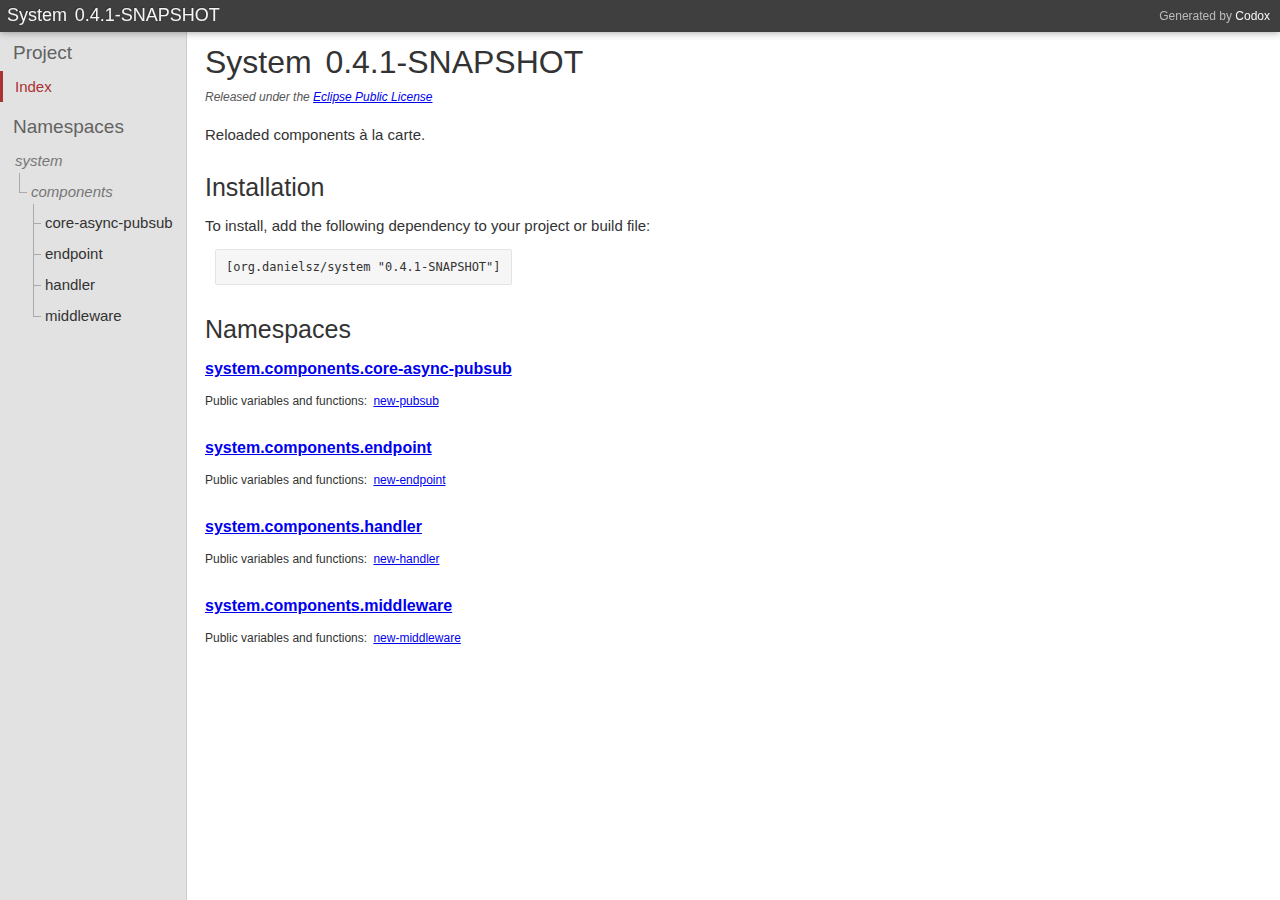
<file: index.html>
<!DOCTYPE html PUBLIC ""
    "">
<html><head><meta charset="UTF-8" /><title>System 0.4.1-SNAPSHOT</title><link rel="stylesheet" type="text/css" href="css/default.css" /><link rel="stylesheet" type="text/css" href="css/highlight.css" /><script type="text/javascript" src="js/highlight.min.js"></script><script type="text/javascript" src="js/jquery.min.js"></script><script type="text/javascript" src="js/page_effects.js"></script><script>hljs.initHighlightingOnLoad();</script></head><body><div id="header"><h2>Generated by <a href="https://github.com/weavejester/codox">Codox</a></h2><h1><a href="index.html"><span class="project-title"><span class="project-name">System</span> <span class="project-version">0.4.1-SNAPSHOT</span></span></a></h1></div><div class="sidebar primary"><h3 class="no-link"><span class="inner">Project</span></h3><ul class="index-link"><li class="depth-1 current"><a href="index.html"><div class="inner">Index</div></a></li></ul><h3 class="no-link"><span class="inner">Namespaces</span></h3><ul><li class="depth-1"><div class="no-link"><div class="inner"><span class="tree"><span class="top"></span><span class="bottom"></span></span><span>system</span></div></div></li><li class="depth-2"><div class="no-link"><div class="inner"><span class="tree"><span class="top"></span><span class="bottom"></span></span><span>components</span></div></div></li><li class="depth-3 branch"><a href="system.components.core-async-pubsub.html"><div class="inner"><span class="tree"><span class="top"></span><span class="bottom"></span></span><span>core-async-pubsub</span></div></a></li><li class="depth-3 branch"><a href="system.components.endpoint.html"><div class="inner"><span class="tree"><span class="top"></span><span class="bottom"></span></span><span>endpoint</span></div></a></li><li class="depth-3 branch"><a href="system.components.handler.html"><div class="inner"><span class="tree"><span class="top"></span><span class="bottom"></span></span><span>handler</span></div></a></li><li class="depth-3"><a href="system.components.middleware.html"><div class="inner"><span class="tree"><span class="top"></span><span class="bottom"></span></span><span>middleware</span></div></a></li></ul></div><div class="namespace-index" id="content"><h1><span class="project-title"><span class="project-name">System</span> <span class="project-version">0.4.1-SNAPSHOT</span></span></h1><h5 class="license">Released under the <a href="http://www.eclipse.org/legal/epl-v10.html">Eclipse Public License</a></h5><div class="doc"><p>Reloaded components à la carte.</p></div><h2>Installation</h2><p>To install, add the following dependency to your project or build file:</p><pre class="deps">[org.danielsz/system "0.4.1-SNAPSHOT"]</pre><h2>Namespaces</h2><div class="namespace"><h3><a href="system.components.core-async-pubsub.html">system.components.core-async-pubsub</a></h3><div class="doc"><pre class="plaintext"></pre></div><div class="index"><p>Public variables and functions:</p><ul><li> <a href="system.components.core-async-pubsub.html#var-new-pubsub">new-pubsub</a> </li></ul></div></div><div class="namespace"><h3><a href="system.components.endpoint.html">system.components.endpoint</a></h3><div class="doc"><pre class="plaintext"></pre></div><div class="index"><p>Public variables and functions:</p><ul><li> <a href="system.components.endpoint.html#var-new-endpoint">new-endpoint</a> </li></ul></div></div><div class="namespace"><h3><a href="system.components.handler.html">system.components.handler</a></h3><div class="doc"><pre class="plaintext"></pre></div><div class="index"><p>Public variables and functions:</p><ul><li> <a href="system.components.handler.html#var-new-handler">new-handler</a> </li></ul></div></div><div class="namespace"><h3><a href="system.components.middleware.html">system.components.middleware</a></h3><div class="doc"><pre class="plaintext"></pre></div><div class="index"><p>Public variables and functions:</p><ul><li> <a href="system.components.middleware.html#var-new-middleware">new-middleware</a> </li></ul></div></div></div></body></html>
</file>
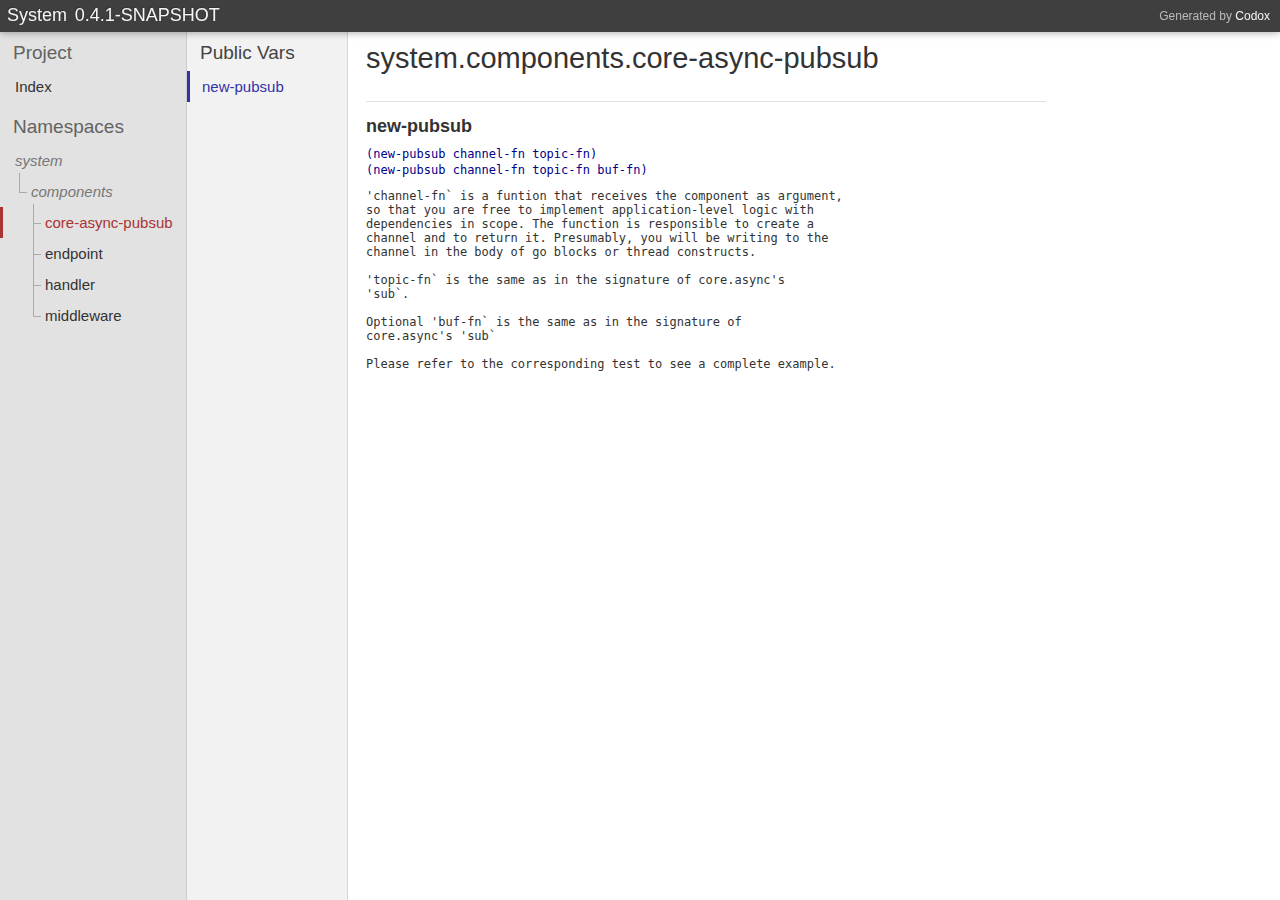
<file: system.components.core-async-pubsub.html>
<!DOCTYPE html PUBLIC ""
    "">
<html><head><meta charset="UTF-8" /><title>system.components.core-async-pubsub documentation</title><link rel="stylesheet" type="text/css" href="css/default.css" /><link rel="stylesheet" type="text/css" href="css/highlight.css" /><script type="text/javascript" src="js/highlight.min.js"></script><script type="text/javascript" src="js/jquery.min.js"></script><script type="text/javascript" src="js/page_effects.js"></script><script>hljs.initHighlightingOnLoad();</script></head><body><div id="header"><h2>Generated by <a href="https://github.com/weavejester/codox">Codox</a></h2><h1><a href="index.html"><span class="project-title"><span class="project-name">System</span> <span class="project-version">0.4.1-SNAPSHOT</span></span></a></h1></div><div class="sidebar primary"><h3 class="no-link"><span class="inner">Project</span></h3><ul class="index-link"><li class="depth-1 "><a href="index.html"><div class="inner">Index</div></a></li></ul><h3 class="no-link"><span class="inner">Namespaces</span></h3><ul><li class="depth-1"><div class="no-link"><div class="inner"><span class="tree"><span class="top"></span><span class="bottom"></span></span><span>system</span></div></div></li><li class="depth-2"><div class="no-link"><div class="inner"><span class="tree"><span class="top"></span><span class="bottom"></span></span><span>components</span></div></div></li><li class="depth-3 branch current"><a href="system.components.core-async-pubsub.html"><div class="inner"><span class="tree"><span class="top"></span><span class="bottom"></span></span><span>core-async-pubsub</span></div></a></li><li class="depth-3 branch"><a href="system.components.endpoint.html"><div class="inner"><span class="tree"><span class="top"></span><span class="bottom"></span></span><span>endpoint</span></div></a></li><li class="depth-3 branch"><a href="system.components.handler.html"><div class="inner"><span class="tree"><span class="top"></span><span class="bottom"></span></span><span>handler</span></div></a></li><li class="depth-3"><a href="system.components.middleware.html"><div class="inner"><span class="tree"><span class="top"></span><span class="bottom"></span></span><span>middleware</span></div></a></li></ul></div><div class="sidebar secondary"><h3><a href="#top"><span class="inner">Public Vars</span></a></h3><ul><li class="depth-1"><a href="system.components.core-async-pubsub.html#var-new-pubsub"><div class="inner"><span>new-pubsub</span></div></a></li></ul></div><div class="namespace-docs" id="content"><h1 class="anchor" id="top">system.components.core-async-pubsub</h1><div class="doc"><pre class="plaintext"></pre></div><div class="public anchor" id="var-new-pubsub"><h3>new-pubsub</h3><div class="usage"><code>(new-pubsub channel-fn topic-fn)</code><code>(new-pubsub channel-fn topic-fn buf-fn)</code></div><div class="doc"><pre class="plaintext">'channel-fn` is a funtion that receives the component as argument,
so that you are free to implement application-level logic with
dependencies in scope. The function is responsible to create a
channel and to return it. Presumably, you will be writing to the
channel in the body of go blocks or thread constructs.

'topic-fn` is the same as in the signature of core.async's
'sub`.  

Optional 'buf-fn` is the same as in the signature of
core.async's 'sub`

Please refer to the corresponding test to see a complete example.</pre></div></div></div></body></html>
</file>
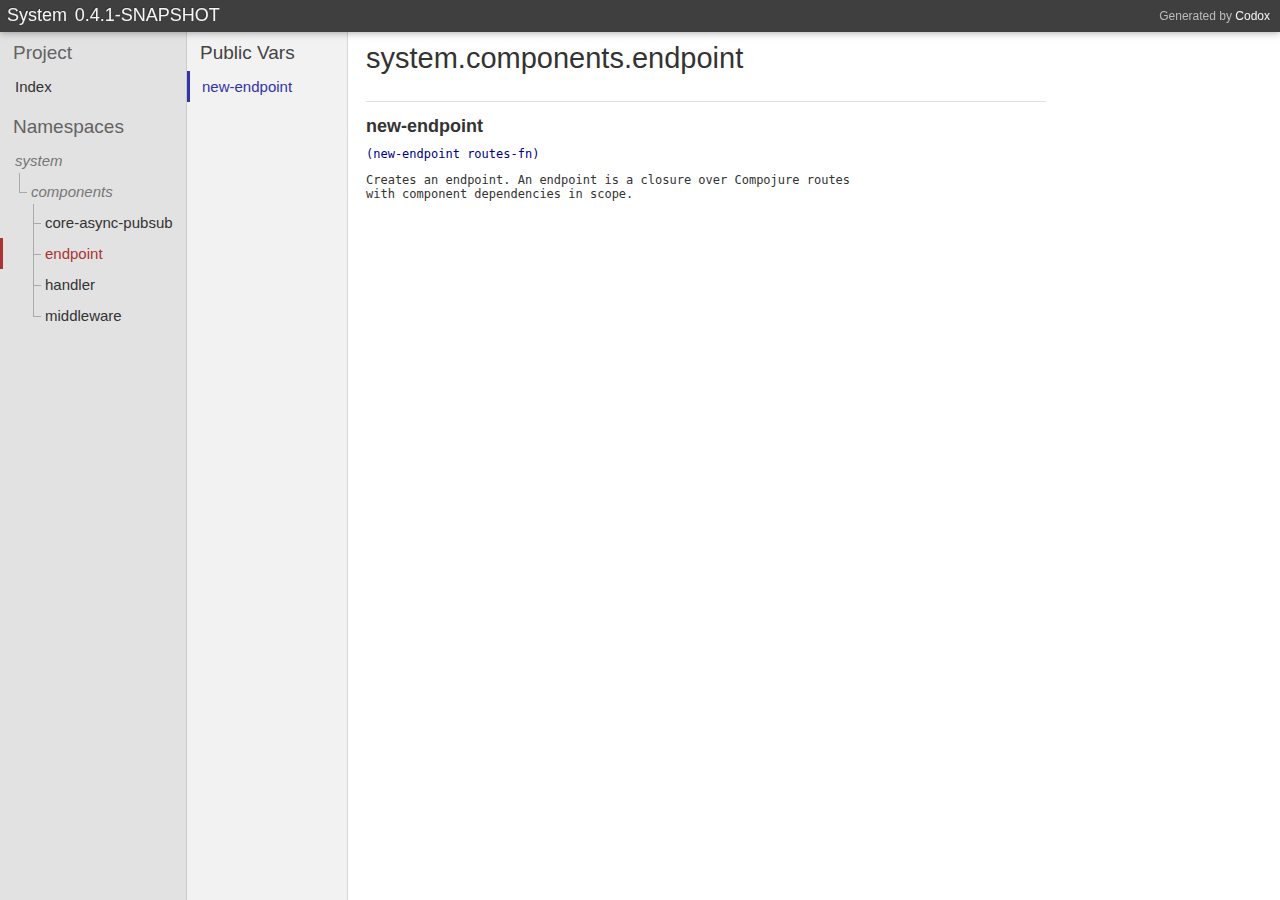
<file: system.components.endpoint.html>
<!DOCTYPE html PUBLIC ""
    "">
<html><head><meta charset="UTF-8" /><title>system.components.endpoint documentation</title><link rel="stylesheet" type="text/css" href="css/default.css" /><link rel="stylesheet" type="text/css" href="css/highlight.css" /><script type="text/javascript" src="js/highlight.min.js"></script><script type="text/javascript" src="js/jquery.min.js"></script><script type="text/javascript" src="js/page_effects.js"></script><script>hljs.initHighlightingOnLoad();</script></head><body><div id="header"><h2>Generated by <a href="https://github.com/weavejester/codox">Codox</a></h2><h1><a href="index.html"><span class="project-title"><span class="project-name">System</span> <span class="project-version">0.4.1-SNAPSHOT</span></span></a></h1></div><div class="sidebar primary"><h3 class="no-link"><span class="inner">Project</span></h3><ul class="index-link"><li class="depth-1 "><a href="index.html"><div class="inner">Index</div></a></li></ul><h3 class="no-link"><span class="inner">Namespaces</span></h3><ul><li class="depth-1"><div class="no-link"><div class="inner"><span class="tree"><span class="top"></span><span class="bottom"></span></span><span>system</span></div></div></li><li class="depth-2"><div class="no-link"><div class="inner"><span class="tree"><span class="top"></span><span class="bottom"></span></span><span>components</span></div></div></li><li class="depth-3 branch"><a href="system.components.core-async-pubsub.html"><div class="inner"><span class="tree"><span class="top"></span><span class="bottom"></span></span><span>core-async-pubsub</span></div></a></li><li class="depth-3 branch current"><a href="system.components.endpoint.html"><div class="inner"><span class="tree"><span class="top"></span><span class="bottom"></span></span><span>endpoint</span></div></a></li><li class="depth-3 branch"><a href="system.components.handler.html"><div class="inner"><span class="tree"><span class="top"></span><span class="bottom"></span></span><span>handler</span></div></a></li><li class="depth-3"><a href="system.components.middleware.html"><div class="inner"><span class="tree"><span class="top"></span><span class="bottom"></span></span><span>middleware</span></div></a></li></ul></div><div class="sidebar secondary"><h3><a href="#top"><span class="inner">Public Vars</span></a></h3><ul><li class="depth-1"><a href="system.components.endpoint.html#var-new-endpoint"><div class="inner"><span>new-endpoint</span></div></a></li></ul></div><div class="namespace-docs" id="content"><h1 class="anchor" id="top">system.components.endpoint</h1><div class="doc"><pre class="plaintext"></pre></div><div class="public anchor" id="var-new-endpoint"><h3>new-endpoint</h3><div class="usage"><code>(new-endpoint routes-fn)</code></div><div class="doc"><pre class="plaintext">Creates an endpoint. An endpoint is a closure over Compojure routes
with component dependencies in scope.</pre></div></div></div></body></html>
</file>
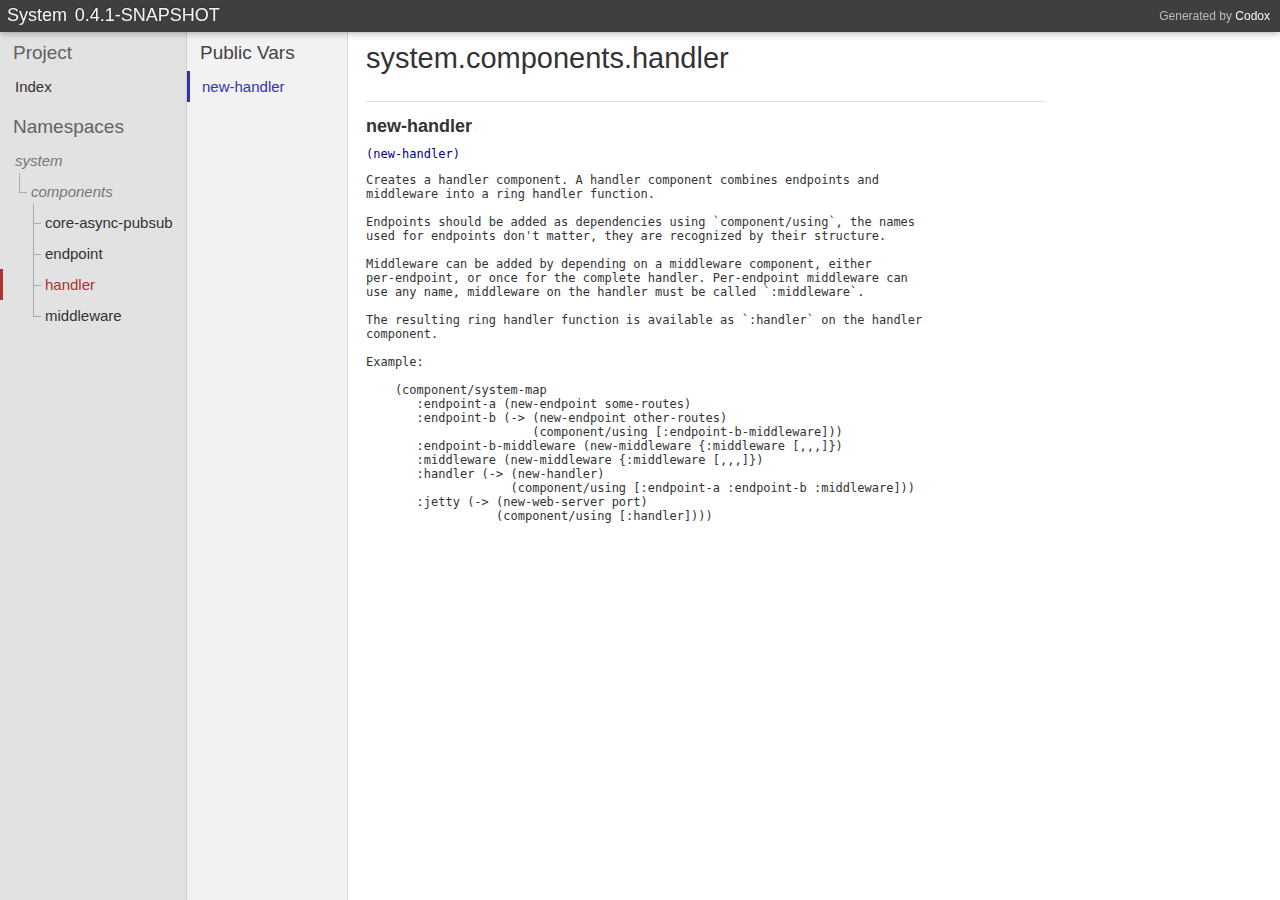
<file: system.components.handler.html>
<!DOCTYPE html PUBLIC ""
    "">
<html><head><meta charset="UTF-8" /><title>system.components.handler documentation</title><link rel="stylesheet" type="text/css" href="css/default.css" /><link rel="stylesheet" type="text/css" href="css/highlight.css" /><script type="text/javascript" src="js/highlight.min.js"></script><script type="text/javascript" src="js/jquery.min.js"></script><script type="text/javascript" src="js/page_effects.js"></script><script>hljs.initHighlightingOnLoad();</script></head><body><div id="header"><h2>Generated by <a href="https://github.com/weavejester/codox">Codox</a></h2><h1><a href="index.html"><span class="project-title"><span class="project-name">System</span> <span class="project-version">0.4.1-SNAPSHOT</span></span></a></h1></div><div class="sidebar primary"><h3 class="no-link"><span class="inner">Project</span></h3><ul class="index-link"><li class="depth-1 "><a href="index.html"><div class="inner">Index</div></a></li></ul><h3 class="no-link"><span class="inner">Namespaces</span></h3><ul><li class="depth-1"><div class="no-link"><div class="inner"><span class="tree"><span class="top"></span><span class="bottom"></span></span><span>system</span></div></div></li><li class="depth-2"><div class="no-link"><div class="inner"><span class="tree"><span class="top"></span><span class="bottom"></span></span><span>components</span></div></div></li><li class="depth-3 branch"><a href="system.components.core-async-pubsub.html"><div class="inner"><span class="tree"><span class="top"></span><span class="bottom"></span></span><span>core-async-pubsub</span></div></a></li><li class="depth-3 branch"><a href="system.components.endpoint.html"><div class="inner"><span class="tree"><span class="top"></span><span class="bottom"></span></span><span>endpoint</span></div></a></li><li class="depth-3 branch current"><a href="system.components.handler.html"><div class="inner"><span class="tree"><span class="top"></span><span class="bottom"></span></span><span>handler</span></div></a></li><li class="depth-3"><a href="system.components.middleware.html"><div class="inner"><span class="tree"><span class="top"></span><span class="bottom"></span></span><span>middleware</span></div></a></li></ul></div><div class="sidebar secondary"><h3><a href="#top"><span class="inner">Public Vars</span></a></h3><ul><li class="depth-1"><a href="system.components.handler.html#var-new-handler"><div class="inner"><span>new-handler</span></div></a></li></ul></div><div class="namespace-docs" id="content"><h1 class="anchor" id="top">system.components.handler</h1><div class="doc"><pre class="plaintext"></pre></div><div class="public anchor" id="var-new-handler"><h3>new-handler</h3><div class="usage"><code>(new-handler)</code></div><div class="doc"><pre class="plaintext">Creates a handler component. A handler component combines endpoints and
middleware into a ring handler function.

Endpoints should be added as dependencies using `component/using`, the names
used for endpoints don't matter, they are recognized by their structure.

Middleware can be added by depending on a middleware component, either
per-endpoint, or once for the complete handler. Per-endpoint middleware can
use any name, middleware on the handler must be called `:middleware`.

The resulting ring handler function is available as `:handler` on the handler
component.

Example:

    (component/system-map
       :endpoint-a (new-endpoint some-routes)
       :endpoint-b (-&gt; (new-endpoint other-routes)
                       (component/using [:endpoint-b-middleware]))
       :endpoint-b-middleware (new-middleware {:middleware [,,,]})
       :middleware (new-middleware {:middleware [,,,]})
       :handler (-&gt; (new-handler)
                    (component/using [:endpoint-a :endpoint-b :middleware]))
       :jetty (-&gt; (new-web-server port)
                  (component/using [:handler])))</pre></div></div></div></body></html>
</file>
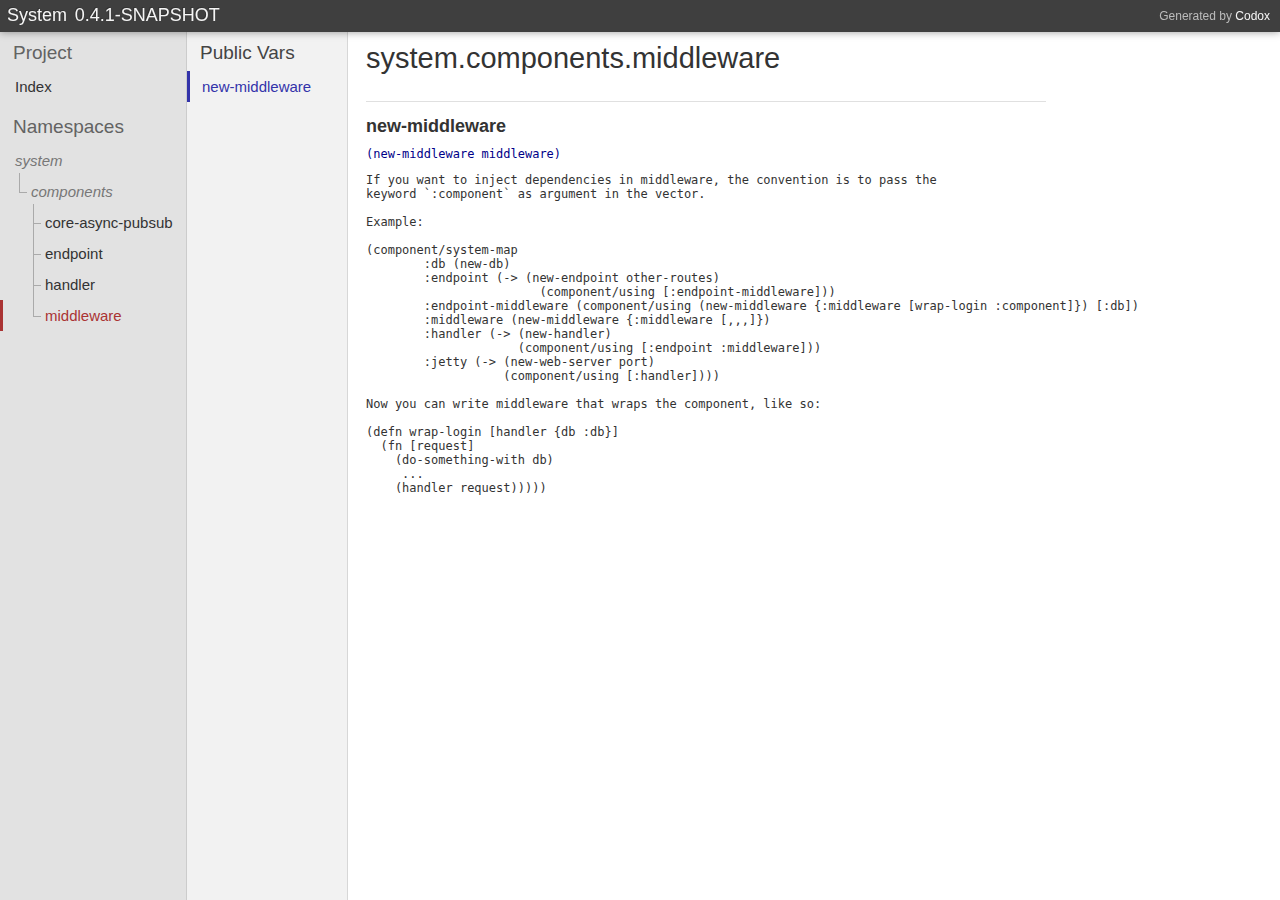
<file: system.components.middleware.html>
<!DOCTYPE html PUBLIC ""
    "">
<html><head><meta charset="UTF-8" /><title>system.components.middleware documentation</title><link rel="stylesheet" type="text/css" href="css/default.css" /><link rel="stylesheet" type="text/css" href="css/highlight.css" /><script type="text/javascript" src="js/highlight.min.js"></script><script type="text/javascript" src="js/jquery.min.js"></script><script type="text/javascript" src="js/page_effects.js"></script><script>hljs.initHighlightingOnLoad();</script></head><body><div id="header"><h2>Generated by <a href="https://github.com/weavejester/codox">Codox</a></h2><h1><a href="index.html"><span class="project-title"><span class="project-name">System</span> <span class="project-version">0.4.1-SNAPSHOT</span></span></a></h1></div><div class="sidebar primary"><h3 class="no-link"><span class="inner">Project</span></h3><ul class="index-link"><li class="depth-1 "><a href="index.html"><div class="inner">Index</div></a></li></ul><h3 class="no-link"><span class="inner">Namespaces</span></h3><ul><li class="depth-1"><div class="no-link"><div class="inner"><span class="tree"><span class="top"></span><span class="bottom"></span></span><span>system</span></div></div></li><li class="depth-2"><div class="no-link"><div class="inner"><span class="tree"><span class="top"></span><span class="bottom"></span></span><span>components</span></div></div></li><li class="depth-3 branch"><a href="system.components.core-async-pubsub.html"><div class="inner"><span class="tree"><span class="top"></span><span class="bottom"></span></span><span>core-async-pubsub</span></div></a></li><li class="depth-3 branch"><a href="system.components.endpoint.html"><div class="inner"><span class="tree"><span class="top"></span><span class="bottom"></span></span><span>endpoint</span></div></a></li><li class="depth-3 branch"><a href="system.components.handler.html"><div class="inner"><span class="tree"><span class="top"></span><span class="bottom"></span></span><span>handler</span></div></a></li><li class="depth-3 current"><a href="system.components.middleware.html"><div class="inner"><span class="tree"><span class="top"></span><span class="bottom"></span></span><span>middleware</span></div></a></li></ul></div><div class="sidebar secondary"><h3><a href="#top"><span class="inner">Public Vars</span></a></h3><ul><li class="depth-1"><a href="system.components.middleware.html#var-new-middleware"><div class="inner"><span>new-middleware</span></div></a></li></ul></div><div class="namespace-docs" id="content"><h1 class="anchor" id="top">system.components.middleware</h1><div class="doc"><pre class="plaintext"></pre></div><div class="public anchor" id="var-new-middleware"><h3>new-middleware</h3><div class="usage"><code>(new-middleware middleware)</code></div><div class="doc"><pre class="plaintext">If you want to inject dependencies in middleware, the convention is to pass the
keyword `:component` as argument in the vector. 

Example:

(component/system-map
        :db (new-db)
        :endpoint (-&gt; (new-endpoint other-routes)
                        (component/using [:endpoint-middleware]))
        :endpoint-middleware (component/using (new-middleware {:middleware [wrap-login :component]}) [:db])
        :middleware (new-middleware {:middleware [,,,]})
        :handler (-&gt; (new-handler)
                     (component/using [:endpoint :middleware]))
        :jetty (-&gt; (new-web-server port)
                   (component/using [:handler])))

Now you can write middleware that wraps the component, like so:

(defn wrap-login [handler {db :db}]
  (fn [request]
    (do-something-with db)
     ...
    (handler request)))))</pre></div></div></div></body></html>
</file>
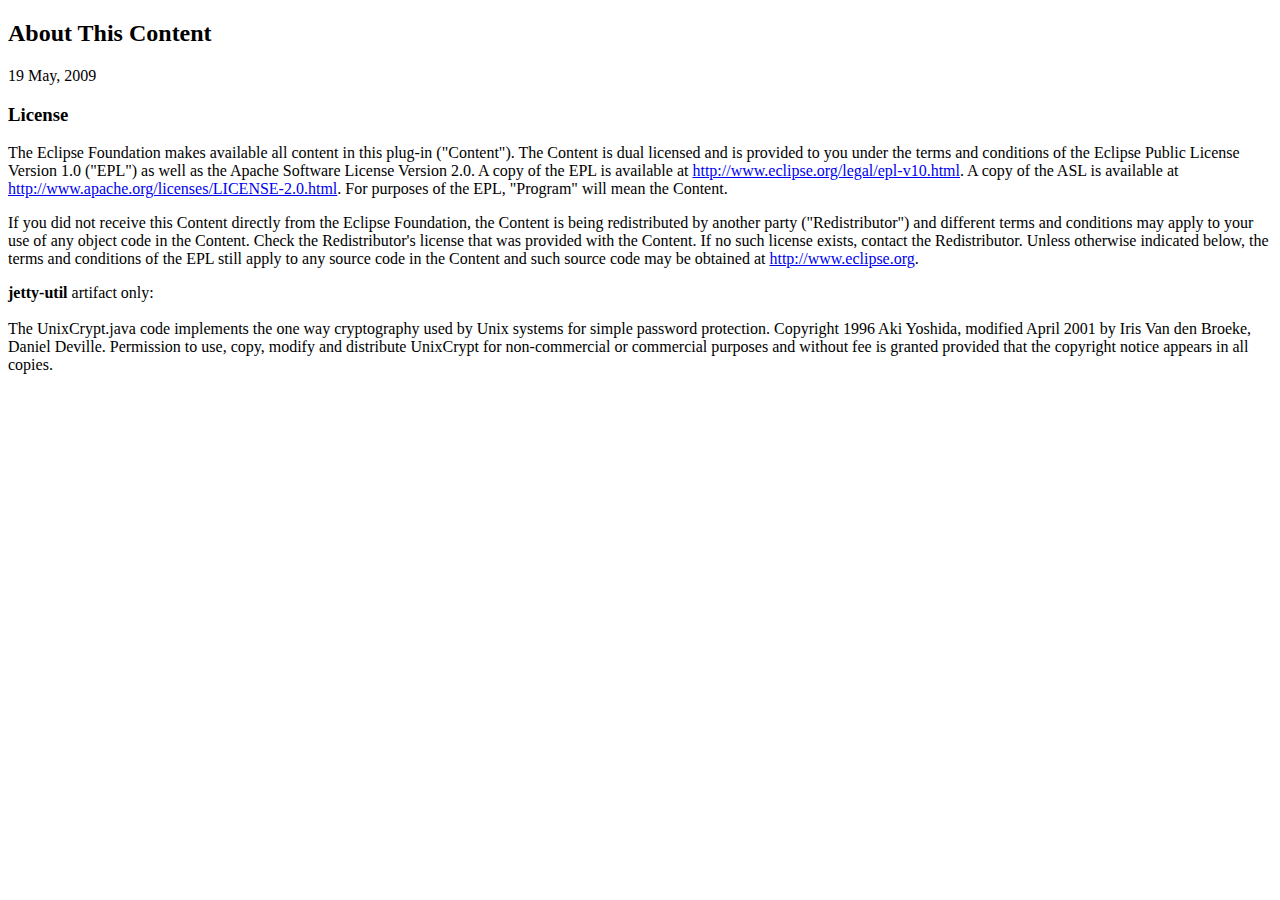
<file: examples/boot/target/about.html>
<!DOCTYPE html PUBLIC "-//W3C//DTD XHTML 1.0 Strict//EN"
    "http://www.w3.org/TR/xhtml1/DTD/xhtml1-strict.dtd">
<html xmlns="http://www.w3.org/1999/xhtml">
<head>
<meta http-equiv="Content-Type" content="text/html; charset=ISO-8859-1"/>
<title>About</title>
</head>
<body lang="EN-US">
<h2>About This Content</h2>
 
<p>19 May, 2009</p>	
<h3>License</h3>

<p>The Eclipse Foundation makes available all content in this plug-in (&quot;Content&quot;).  The Content is dual licensed and is provided to you under the terms and conditions of the Eclipse Public License Version 1.0 (&quot;EPL&quot;) as well as the Apache Software License Version 2.0.  A copy of the EPL is available 
at <a href="http://www.eclipse.org/legal/epl-v10.html">http://www.eclipse.org/legal/epl-v10.html</a>.  A copy of the ASL is available at <a href="http://www.apache.org/licenses/LICENSE-2.0.html">http://www.apache.org/licenses/LICENSE-2.0.html</a>.  For purposes of the EPL, &quot;Program&quot; will mean the Content.</p>

<p>If you did not receive this Content directly from the Eclipse Foundation, the Content is being redistributed by another party (&quot;Redistributor&quot;) and different terms and conditions may apply to your use of any object code in the Content.  Check the Redistributor's license that was provided with the Content.  If no such license exists, contact the Redistributor.  Unless otherwise indicated below, the terms and conditions of the EPL still apply to any source code in the Content and such source code may be obtained at <a href="http://www.eclipse.org">http://www.eclipse.org</a>.</p>

<p><b>jetty-util</b> artifact only:<br/><br/>The UnixCrypt.java code implements the one way cryptography used by
Unix systems for simple password protection.  Copyright 1996 Aki Yoshida,
modified April 2001  by Iris Van den Broeke, Daniel Deville.
Permission to use, copy, modify and distribute UnixCrypt
for non-commercial or commercial purposes and without fee is
granted provided that the copyright notice appears in all copies.</p>

</body>
</html>
</file>
<file: css/default.css>
body {
    font-family: Helvetica, Arial, sans-serif;
    font-size: 15px;
}

pre, code {
    font-family: Monaco, DejaVu Sans Mono, Consolas, monospace;
    font-size: 9pt;
    margin: 15px 0;
}

h1 {
    font-weight: normal;
    font-size: 29px;
    margin: 10px 0 2px 0;
    padding: 0;
}

h2 {
    font-weight: normal;
    font-size: 25px;
}

h5.license {
    margin: 9px 0 22px 0;
    color: #555;
    font-weight: normal;
    font-size: 12px;
    font-style: italic;
}

.document h1, .namespace-index h1 {
    font-size: 32px;
    margin-top: 12px;
}

#header, #content, .sidebar {
    position: fixed;
}

#header {
    top: 0;
    left: 0;
    right: 0;
    height: 22px;
    color: #f5f5f5;
    padding: 5px 7px;
}

#content {
    top: 32px;
    right: 0;
    bottom: 0;
    overflow: auto;
    background: #fff;
    color: #333;
    padding: 0 18px;
}

.sidebar {
    position: fixed;
    top: 32px;
    bottom: 0;
    overflow: auto;
}

.sidebar.primary {
    background: #e2e2e2;
    border-right: solid 1px #cccccc;
    left: 0;
    width: 250px;
}

.sidebar.secondary {
    background: #f2f2f2;
    border-right: solid 1px #d7d7d7;
    left: 251px;
    width: 200px;
}

#content.namespace-index, #content.document {
    left: 251px;
}

#content.namespace-docs {
    left: 452px;
}

#content.document {
    padding-bottom: 10%;
}

#header {
    background: #3f3f3f;
    box-shadow: 0 0 8px rgba(0, 0, 0, 0.4);
    z-index: 100;
}

#header h1 {
    margin: 0;
    padding: 0;
    font-size: 18px;
    font-weight: lighter;
    text-shadow: -1px -1px 0px #333;
}

#header h1 .project-version {
    font-weight: normal;
}

.project-version {
    padding-left: 0.15em;
}

#header a, .sidebar a {
    display: block;
    text-decoration: none;
}

#header a {
    color: #f5f5f5;
}

.sidebar a {
    color: #333;
}

#header h2 {
    float: right;
    font-size: 9pt;
    font-weight: normal;
    margin: 4px 3px;
    padding: 0;
    color: #bbb;
}

#header h2 a {
    display: inline;
}

.sidebar h3 {
    margin: 0;
    padding: 10px 13px 0 13px;
    font-size: 19px;
    font-weight: lighter;
}

.sidebar h3 a {
    color: #444;
}

.sidebar h3.no-link {
    color: #636363;
}

.sidebar ul {
    padding: 7px 0 6px 0;
    margin: 0;
}

.sidebar ul.index-link {
    padding-bottom: 4px;
}

.sidebar li {
    display: block;
    vertical-align: middle;
}

.sidebar li a, .sidebar li .no-link {
    border-left: 3px solid transparent;
    padding: 0 10px;
    white-space: nowrap;
}

.sidebar li .no-link {
    display: block;
    color: #777;
    font-style: italic;
}

.sidebar li .inner {
    display: inline-block;
    padding-top: 7px;
    height: 24px;
}

.sidebar li a, .sidebar li .tree {
    height: 31px;
}

.depth-1 .inner { padding-left: 2px; }
.depth-2 .inner { padding-left: 6px; }
.depth-3 .inner { padding-left: 20px; }
.depth-4 .inner { padding-left: 34px; }
.depth-5 .inner { padding-left: 48px; }
.depth-6 .inner { padding-left: 62px; }

.sidebar li .tree {
    display: block;
    float: left;
    position: relative;
    top: -10px;
    margin: 0 4px 0 0;
    padding: 0;
}

.sidebar li.depth-1 .tree {
    display: none;
}

.sidebar li .tree .top, .sidebar li .tree .bottom {
    display: block;
    margin: 0;
    padding: 0;
    width: 7px;
}

.sidebar li .tree .top {
    border-left: 1px solid #aaa;
    border-bottom: 1px solid #aaa;
    height: 19px;
}

.sidebar li .tree .bottom {
    height: 22px;
}

.sidebar li.branch .tree .bottom {
    border-left: 1px solid #aaa;
}

.sidebar.primary li.current a {
    border-left: 3px solid #a33;
    color: #a33;
}

.sidebar.secondary li.current a {
    border-left: 3px solid #33a;
    color: #33a;
}

.namespace-index h2 {
    margin: 30px 0 0 0;
}

.namespace-index h3 {
    font-size: 16px;
    font-weight: bold;
    margin-bottom: 0;
}

.namespace-index .topics {
    padding-left: 30px;
    margin: 11px 0 0 0;
}

.namespace-index .topics li {
    padding: 5px 0;
}

.namespace-docs h3 {
    font-size: 18px;
    font-weight: bold;
}

.public h3 {
    margin: 0;
    float: left;
}

.usage {
    clear: both;
}

.public {
    margin: 0;
    border-top: 1px solid #e0e0e0;
    padding-top: 14px;
    padding-bottom: 6px;
}

.public:last-child {
    margin-bottom: 20%;
}

.members .public:last-child {
    margin-bottom: 0;
}

.members {
    margin: 15px 0;
}

.members h4 {
    color: #555;
    font-weight: normal;
    font-variant: small-caps;
    margin: 0 0 5px 0;
}

.members .inner {
    padding-top: 5px;
    padding-left: 12px;
    margin-top: 2px;
    margin-left: 7px;
    border-left: 1px solid #bbb;
}

#content .members .inner h3 {
    font-size: 12pt;
}

.members .public {
    border-top: none;
    margin-top: 0;
    padding-top: 6px;
    padding-bottom: 0;
}

.members .public:first-child {
    padding-top: 0;
}

h4.type,
h4.dynamic,
h4.added,
h4.deprecated {
    float: left;
    margin: 3px 10px 15px 0;
    font-size: 15px;
    font-weight: bold;
    font-variant: small-caps;
}

.public h4.type,
.public h4.dynamic,
.public h4.added,
.public h4.deprecated {
    font-size: 13px;
    font-weight: bold;
    margin: 3px 0 0 10px;
}

.members h4.type,
.members h4.added,
.members h4.deprecated {
    margin-top: 1px;
}

h4.type {
    color: #717171;
}

h4.dynamic {
    color: #9933aa;
}

h4.added {
    color: #508820;
}

h4.deprecated {
    color: #880000;
}

.namespace {
    margin-bottom: 30px;
}

.namespace:last-child {
    margin-bottom: 10%;
}

.index {
    padding: 0;
    font-size: 80%;
    margin: 15px 0;
    line-height: 16px;
}

.index * {
    display: inline;
}

.index p {
    padding-right: 3px;
}

.index li {
    padding-right: 5px;
}

.index ul {
    padding-left: 0;
}

.type-sig {
    clear: both;
    color: #088;
}

.type-sig pre {
    padding-top: 10px;
    margin: 0;
}

.usage code {
    display: block;
    color: #008;
    margin: 2px 0;
}

.usage code:first-child {
    padding-top: 10px;
}

p {
    margin: 15px 0;
}

.public p:first-child, .public pre.plaintext {
    margin-top: 12px;
}

.doc {
    margin: 0 0 26px 0;
    clear: both;
}

.public .doc {
    margin: 0;
}

.namespace-index .doc {
    margin-bottom: 20px;
}

.namespace-index .namespace .doc {
    margin-bottom: 10px;
}

.markdown p, .markdown li, .markdown dt, .markdown dd, .markdown td {
    line-height: 22px;
}

.markdown li {
    padding: 2px 0;
}

.markdown h2 {
    font-weight: normal;
    font-size: 25px;
    margin: 30px 0 10px 0;
}

.markdown h3 {
    font-weight: normal;
    font-size: 20px;
    margin: 30px 0 0 0;
}

.markdown h4 {
    font-size: 15px;
    margin: 22px 0 -4px 0;
}

.doc, .public, .namespace .index {
    max-width: 680px;
    overflow-x: visible;
}

.markdown pre > code {
    display: block;
    padding: 10px;
}

.markdown pre > code, .src-link a {
    border: 1px solid #e4e4e4;
    border-radius: 2px;
}

.markdown code:not(.hljs), .src-link a {
    background: #f6f6f6;
}

pre.deps {
    display: inline-block;
    margin: 0 10px;
    border: 1px solid #e4e4e4;
    border-radius: 2px;
    padding: 10px;
    background-color: #f6f6f6;
}

.markdown hr {
    border-style: solid;
    border-top: none;
    color: #ccc;
}

.doc ul, .doc ol {
    padding-left: 30px;
}

.doc table {
    border-collapse: collapse;
    margin: 0 10px;
}

.doc table td, .doc table th {
    border: 1px solid #dddddd;
    padding: 4px 6px;
}

.doc table th {
    background: #f2f2f2;
}

.doc dl {
    margin: 0 10px 20px 10px;
}

.doc dl dt {
    font-weight: bold;
    margin: 0;
    padding: 3px 0;
    border-bottom: 1px solid #ddd;
}

.doc dl dd {
    padding: 5px 0;
    margin: 0 0 5px 10px;
}

.doc abbr {
    border-bottom: 1px dotted #333;
    font-variant: none;
    cursor: help;
}

.src-link {
    margin-bottom: 15px;
}

.src-link a {
    font-size: 70%;
    padding: 1px 4px;
    text-decoration: none;
    color: #5555bb;
}
</file>
<file: css/highlight.css>
/*
github.com style (c) Vasily Polovnyov <vast@whiteants.net>
*/

.hljs {
  display: block;
  overflow-x: auto;
  padding: 0.5em;
  color: #333;
  background: #f8f8f8;
}

.hljs-comment,
.hljs-quote {
  color: #998;
  font-style: italic;
}

.hljs-keyword,
.hljs-selector-tag,
.hljs-subst {
  color: #333;
  font-weight: bold;
}

.hljs-number,
.hljs-literal,
.hljs-variable,
.hljs-template-variable,
.hljs-tag .hljs-attr {
  color: #008080;
}

.hljs-string,
.hljs-doctag {
  color: #d14;
}

.hljs-title,
.hljs-section,
.hljs-selector-id {
  color: #900;
  font-weight: bold;
}

.hljs-subst {
  font-weight: normal;
}

.hljs-type,
.hljs-class .hljs-title {
  color: #458;
  font-weight: bold;
}

.hljs-tag,
.hljs-name,
.hljs-attribute {
  color: #000080;
  font-weight: normal;
}

.hljs-regexp,
.hljs-link {
  color: #009926;
}

.hljs-symbol,
.hljs-bullet {
  color: #990073;
}

.hljs-built_in,
.hljs-builtin-name {
  color: #0086b3;
}

.hljs-meta {
  color: #999;
  font-weight: bold;
}

.hljs-deletion {
  background: #fdd;
}

.hljs-addition {
  background: #dfd;
}

.hljs-emphasis {
  font-style: italic;
}

.hljs-strong {
  font-weight: bold;
}
</file>
